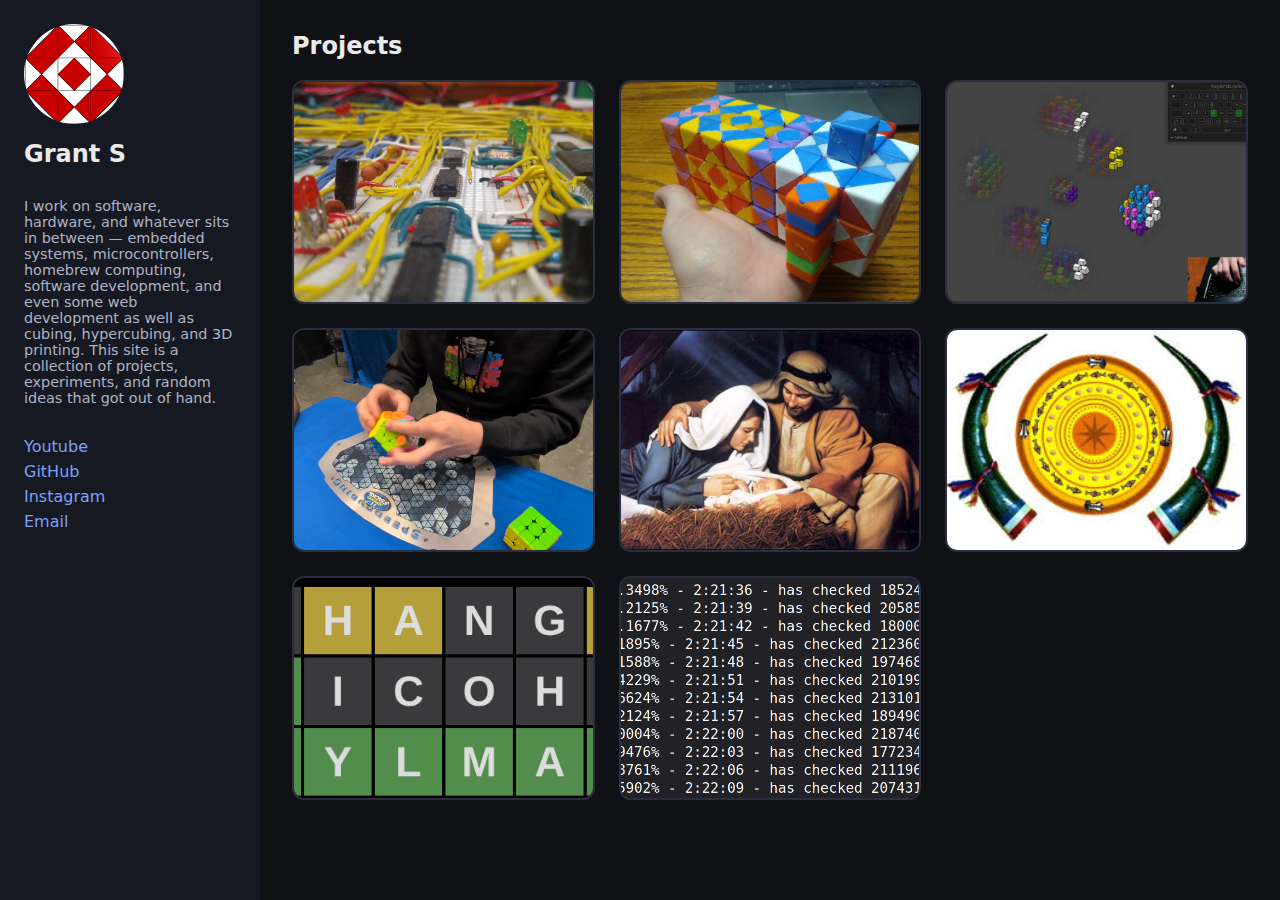
<file: index.html>
<!DOCTYPE html>
<html lang="en">
<head>
  <meta charset="UTF-8" />
  <meta name="viewport" content="width=device-width, initial-scale=1.0"/>
  <title>Grant Staten Homepage</title>

  <link rel="stylesheet" href="css/style.css" />
  <link rel="icon" type="image/x-icon" href="/images/favicon.ico">
</head>
<body>
  <div class="layout">

    <!-- Sidebar -->
    <aside class="sidebar">
      <img src="images/logo.png" alt="Logo" class="logo"/>

      <h1>Grant S</h1>
      <p class="bio">
        I work on software, hardware, and whatever sits in between — embedded systems, microcontrollers, homebrew computing, software development, and even some web development as well as cubing, hypercubing, and 3D printing. This site is a collection of projects, experiments, and random ideas that got out of hand.
      </p>

      <nav class="socials">
        <a href="https://www.youtube.com/@grant-hypercuber" target="_blank">Youtube</a>
        <a href="https://github.com/gwstaten" target="_blank">GitHub</a>
        <a href="https://www.instagram.com/grant_hypercuber/">Instagram</a>
        <a href="mailto:grant@gwstaten.xyz">Email</a>
      </nav>
    </aside>

    <!-- Main Content -->
    <main class="content">
      <h2>Projects</h2>
      <div class="project-grid" id="projectGrid"></div>
    </main>

  </div>

  <script src="js/main.js"></script>
</body>
</html>
</file>
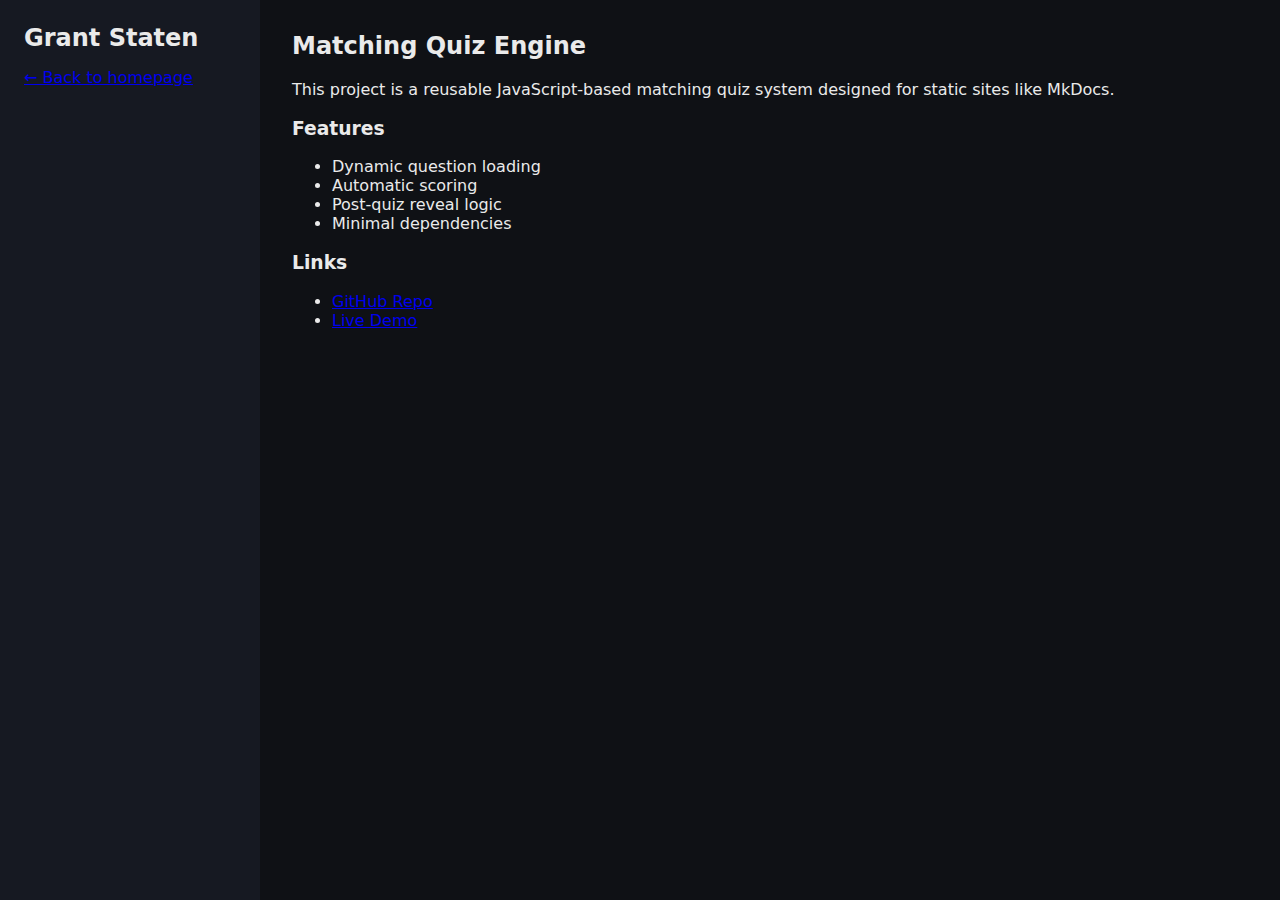
<file: project page.html>
<!DOCTYPE html>
<html lang="en">
<head>
  <meta charset="UTF-8" />
  <meta name="viewport" content="width=device-width, initial-scale=1.0"/>
  <title>Physical 3x3x3x3 Hypercube</title>

  <link rel="stylesheet" href="css/style.css" />
</head>
<body>

  <div class="layout">

    <aside class="sidebar">
      <h1>Grant Staten</h1>
      <a href="index.html">← Back to homepage</a>
    </aside>

    <main class="content">
      <h2>Matching Quiz Engine</h2>

      <p>
        This project is a reusable JavaScript-based matching quiz system
        designed for static sites like MkDocs.
      </p>

      <h3>Features</h3>
      <ul>
        <li>Dynamic question loading</li>
        <li>Automatic scoring</li>
        <li>Post-quiz reveal logic</li>
        <li>Minimal dependencies</li>
      </ul>

      <h3>Links</h3>
      <ul>
        <li><a href="https://github.com/yourname/quiz" target="_blank">GitHub Repo</a></li>
        <li><a href="#">Live Demo</a></li>
      </ul>
    </main>

  </div>

</body>
</html>
</file>
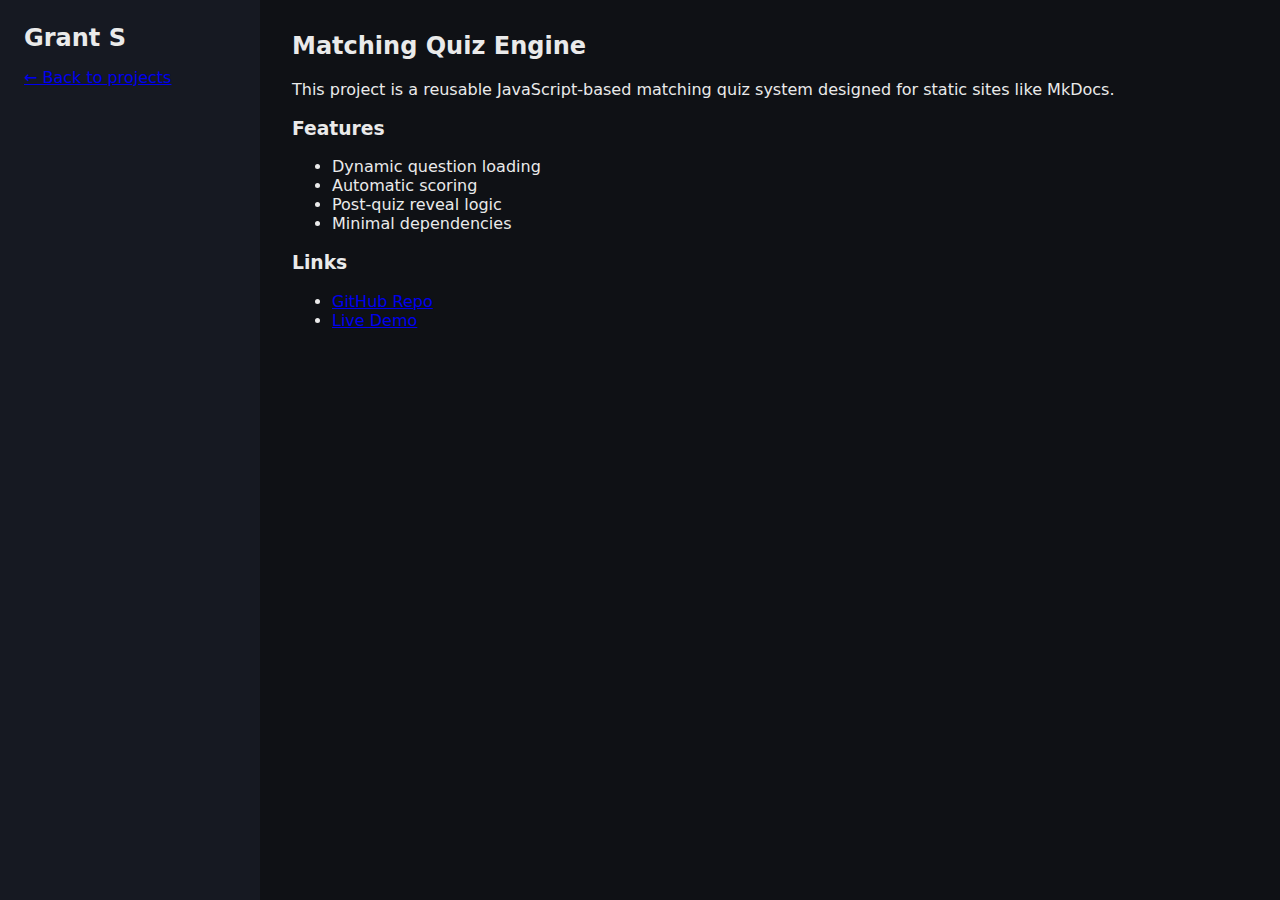
<file: project.html>
<!DOCTYPE html>
<html lang="en">
<head>
  <meta charset="UTF-8" />
  <meta name="viewport" content="width=device-width, initial-scale=1.0"/>
  <title>Matching Quiz Engine</title>

  <link rel="stylesheet" href="css/style.css" />
</head>
<body>

  <div class="layout">

    <aside class="sidebar">
      <h1>Grant S</h1>
      <a href="index.html">← Back to projects</a>
    </aside>

    <main class="content">
      <h2>Matching Quiz Engine</h2>

      <p>
        This project is a reusable JavaScript-based matching quiz system
        designed for static sites like MkDocs.
      </p>

      <h3>Features</h3>
      <ul>
        <li>Dynamic question loading</li>
        <li>Automatic scoring</li>
        <li>Post-quiz reveal logic</li>
        <li>Minimal dependencies</li>
      </ul>

      <h3>Links</h3>
      <ul>
        <li><a href="https://github.com/yourname/quiz" target="_blank">GitHub Repo</a></li>
        <li><a href="#">Live Demo</a></li>
      </ul>
    </main>

  </div>

</body>
</html>
</file>
<file: css/style.css>
/* =========================
   Base / Reset
========================= */
* {
  box-sizing: border-box;
}

body {
  margin: 0;
  font-family: system-ui, -apple-system, sans-serif;
  background: #0f1115;
  color: #eaeaea;
}

/* =========================
   Layout
========================= */
.layout {
  display: flex;
  min-height: 100vh;
}

/* =========================
   Sidebar (Desktop)
========================= */
.sidebar {
  width: 260px;
  background: #161922;
  padding: 24px;
  display: flex;
  flex-direction: column;
  gap: 16px;
}

.logo {
  width: 100px;
  border-radius: 50%;
}

.sidebar h1 {
  margin: 0;
  font-size: 1.5rem;
}

.bio {
  font-size: 0.9rem;
  color: #b0b3c2;
}

.socials a {
  display: block;
  color: #7aa2f7;
  text-decoration: none;
  margin-bottom: 6px;
}

.socials a:hover {
  text-decoration: underline;
}

/* =========================
   Main Content
========================= */
.content {
  flex: 1;
  padding: 32px;
}

.content h2 {
  margin-top: 0;
}

/* =========================
   Project Grid
========================= */
.project-grid {
  display: grid;
  grid-template-columns: repeat(3, 1fr);
  gap: 24px;
}

/* =========================
   Project Card
========================= */
.project-card {
  position: relative;
  overflow: hidden;
  border: 2px solid #2a2e3f;
  border-radius: 12px;
  text-decoration: none;
  color: inherit;
  transition: transform 0.3s ease, border-color 0.3s ease;
  background: #000;
}

.project-card img {
  width: 100%;
  height: 220px;
  object-fit: cover;
  display: block;
}

/* Desktop hover behavior */
.project-card:hover {
  transform: scale(1.05);
  border-color: #7aa2f7;
  z-index: 10;
}

/* =========================
   Overlay
========================= */
.project-overlay {
  position: absolute;
  inset: 0;
  background: rgba(15, 17, 21, 0.92);
  opacity: 0;
  padding: 20px;
  display: flex;
  flex-direction: column;
  justify-content: center;
  transition: opacity 0.3s ease;
}

.project-card:hover .project-overlay {
  opacity: 1;
}

.project-card.active .project-overlay {
  opacity: 1;
}

.project-overlay h3 {
  margin: 0 0 8px 0;
}

.project-overlay p {
  font-size: 0.9rem;
  color: #c9ccdb;
}

/* =========================
   Tablet
========================= */
@media (max-width: 1000px) {
  .project-grid {
    grid-template-columns: repeat(2, 1fr);
  }
}

/* =========================
   Mobile Layout Fix
========================= */
@media (max-width: 650px) {
  .layout {
    flex-direction: column;
  }

  /* Sidebar becomes compact header */
  .sidebar {
    width: 100%;
    flex-direction: row;
    align-items: center;
    gap: 16px;
    padding: 12px 16px;
  }

  .logo {
    width: 56px;
  }

  .sidebar h1 {
    font-size: 1.2rem;
    margin: 0;
  }

  /* Hide bio to avoid tall header */
  .bio {
    display: none;
  }

  .socials {
    margin-left: auto;
    display: flex;
    gap: 12px;
  }

  .socials a {
    margin: 0;
  }

  .content {
    padding: 20px;
  }

  .project-grid {
    grid-template-columns: 1fr;
  }
}

/* =========================
   Touch Devices (no hover)
========================= */
@media (hover: none) {
  .project-card:hover {
    transform: none;
    border-color: #2a2e3f;
  }

  .project-card:hover .project-overlay {
    opacity: 0;
  }
}
</file>
